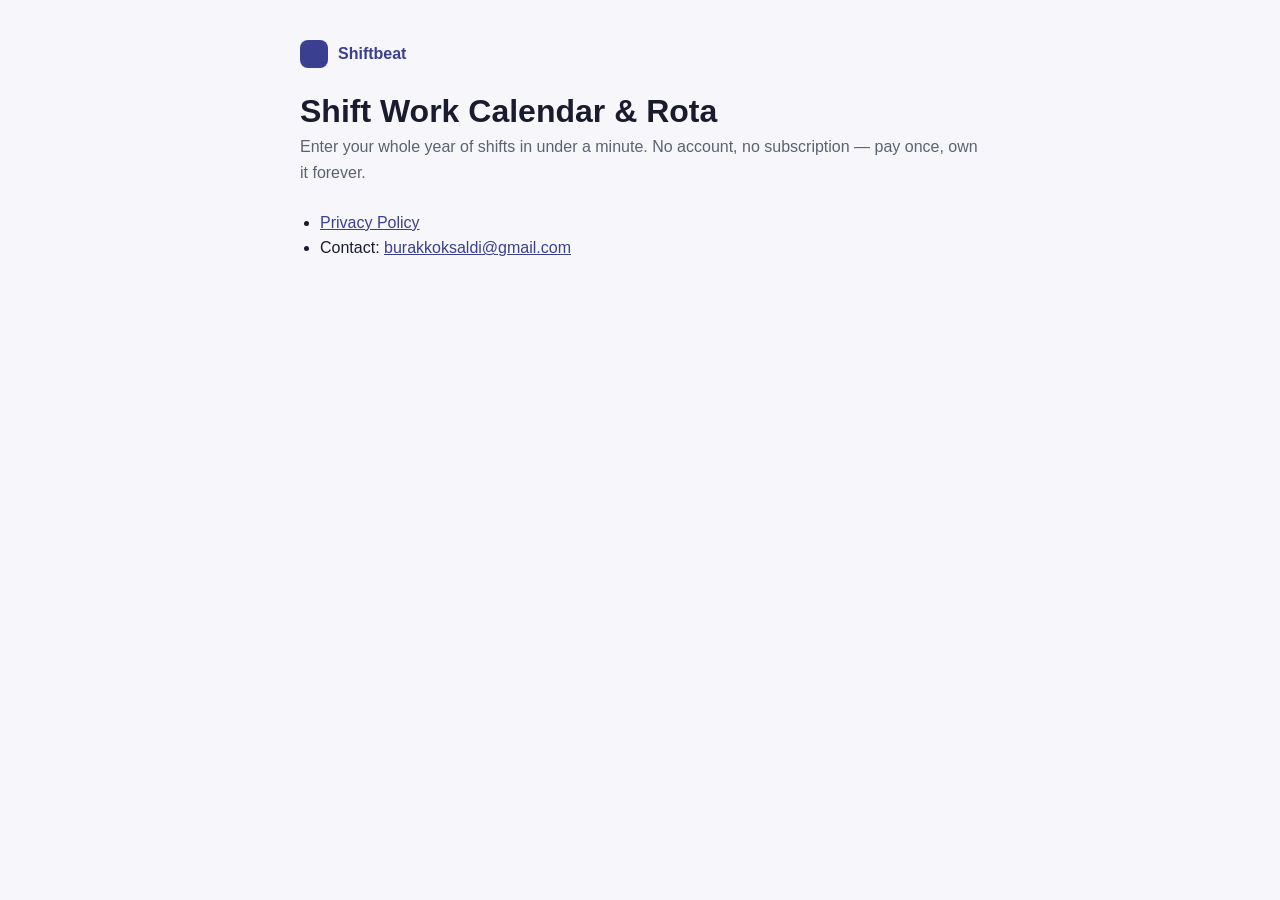
<file: index.html>
<!doctype html>
<html lang="en">
<head>
<meta charset="utf-8">
<meta name="viewport" content="width=device-width, initial-scale=1">
<title>Shiftbeat</title>
<link rel="stylesheet" href="styles.css">
</head>
<body>
<main>
<div class="brand"><span></span>Shiftbeat</div>
<h1>Shift Work Calendar &amp; Rota</h1>
<p class="meta">Enter your whole year of shifts in under a minute. No account, no subscription — pay once, own it forever.</p>
<ul>
<li><a href="privacy.html">Privacy Policy</a></li>
<li>Contact: <a href="mailto:burakkoksaldi@gmail.com">burakkoksaldi@gmail.com</a></li>
</ul>
</main>
</body>
</html>
</file>
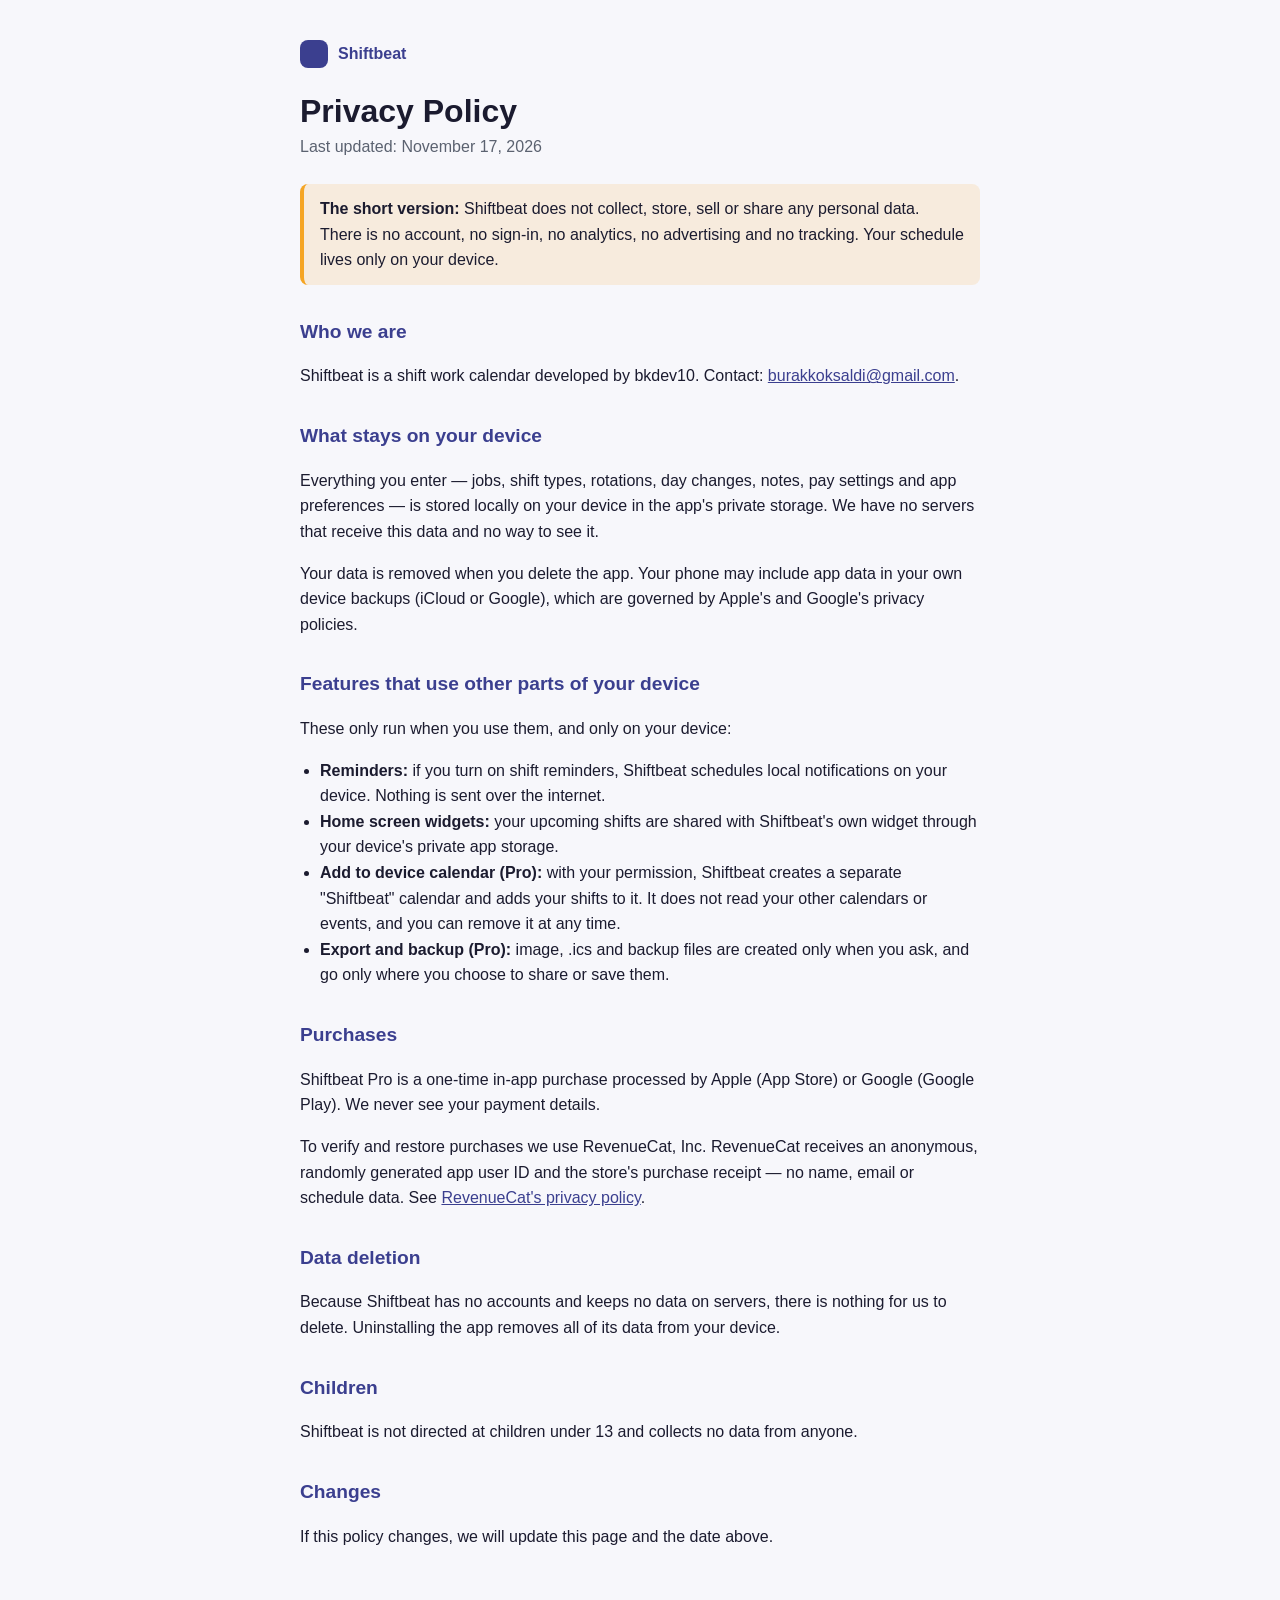
<file: privacy.html>
<!doctype html>
<html lang="en">
<head>
<meta charset="utf-8">
<meta name="viewport" content="width=device-width, initial-scale=1">
<title>Shiftbeat Privacy Policy</title>
<link rel="stylesheet" href="styles.css">
</head>
<body>
<main>
<div class="brand"><span></span>Shiftbeat</div>
<h1>Privacy Policy</h1>
<p class="meta">Last updated: November 17, 2026</p>

<p class="callout"><strong>The short version:</strong> Shiftbeat does not collect, store, sell or share any personal data. There is no account, no sign-in, no analytics, no advertising and no tracking. Your schedule lives only on your device.</p>

<h2>Who we are</h2>
<p>Shiftbeat is a shift work calendar developed by bkdev10. Contact: <a href="mailto:burakkoksaldi@gmail.com">burakkoksaldi@gmail.com</a>.</p>

<h2>What stays on your device</h2>
<p>Everything you enter — jobs, shift types, rotations, day changes, notes, pay settings and app preferences — is stored locally on your device in the app's private storage. We have no servers that receive this data and no way to see it.</p>
<p>Your data is removed when you delete the app. Your phone may include app data in your own device backups (iCloud or Google), which are governed by Apple's and Google's privacy policies.</p>

<h2>Features that use other parts of your device</h2>
<p>These only run when you use them, and only on your device:</p>
<ul>
<li><strong>Reminders:</strong> if you turn on shift reminders, Shiftbeat schedules local notifications on your device. Nothing is sent over the internet.</li>
<li><strong>Home screen widgets:</strong> your upcoming shifts are shared with Shiftbeat's own widget through your device's private app storage.</li>
<li><strong>Add to device calendar (Pro):</strong> with your permission, Shiftbeat creates a separate "Shiftbeat" calendar and adds your shifts to it. It does not read your other calendars or events, and you can remove it at any time.</li>
<li><strong>Export and backup (Pro):</strong> image, .ics and backup files are created only when you ask, and go only where you choose to share or save them.</li>
</ul>

<h2>Purchases</h2>
<p>Shiftbeat Pro is a one-time in-app purchase processed by Apple (App Store) or Google (Google Play). We never see your payment details.</p>
<p>To verify and restore purchases we use RevenueCat, Inc. RevenueCat receives an anonymous, randomly generated app user ID and the store's purchase receipt — no name, email or schedule data. See <a href="https://www.revenuecat.com/privacy">RevenueCat's privacy policy</a>.</p>

<h2>Data deletion</h2>
<p>Because Shiftbeat has no accounts and keeps no data on servers, there is nothing for us to delete. Uninstalling the app removes all of its data from your device.</p>

<h2>Children</h2>
<p>Shiftbeat is not directed at children under 13 and collects no data from anyone.</p>

<h2>Changes</h2>
<p>If this policy changes, we will update this page and the date above.</p>
</main>
</body>
</html>
</file>
<file: styles.css>
:root { --indigo:#3B3F8F; --amber:#F5A524; --bg:#F7F7FB; --ink:#1B1B2F; --muted:#5B6270; }
@media (prefers-color-scheme: dark) { :root { --bg:#121226; --ink:#EDEDF7; --muted:#A9ADC4; --indigo:#B9BCFF; } }
* { box-sizing: border-box; }
body { margin:0; background:var(--bg); color:var(--ink); font:16px/1.6 -apple-system, BlinkMacSystemFont, "Segoe UI", Roboto, sans-serif; }
main { max-width:720px; margin:0 auto; padding:40px 20px 64px; }
h1 { font-size:2rem; line-height:1.2; margin:0 0 4px; }
h2 { font-size:1.2rem; margin:32px 0 8px; color:var(--indigo); }
.meta { color:var(--muted); margin:0 0 24px; }
.brand { display:flex; align-items:center; gap:10px; font-weight:700; color:var(--indigo); margin-bottom:24px; }
.brand span { display:inline-block; width:28px; height:28px; border-radius:8px; background:var(--indigo); }
.callout { background:rgba(245,165,36,.14); border-left:4px solid var(--amber); padding:12px 16px; border-radius:8px; }
a { color:var(--indigo); }
ul { padding-left:20px; }
</file>
